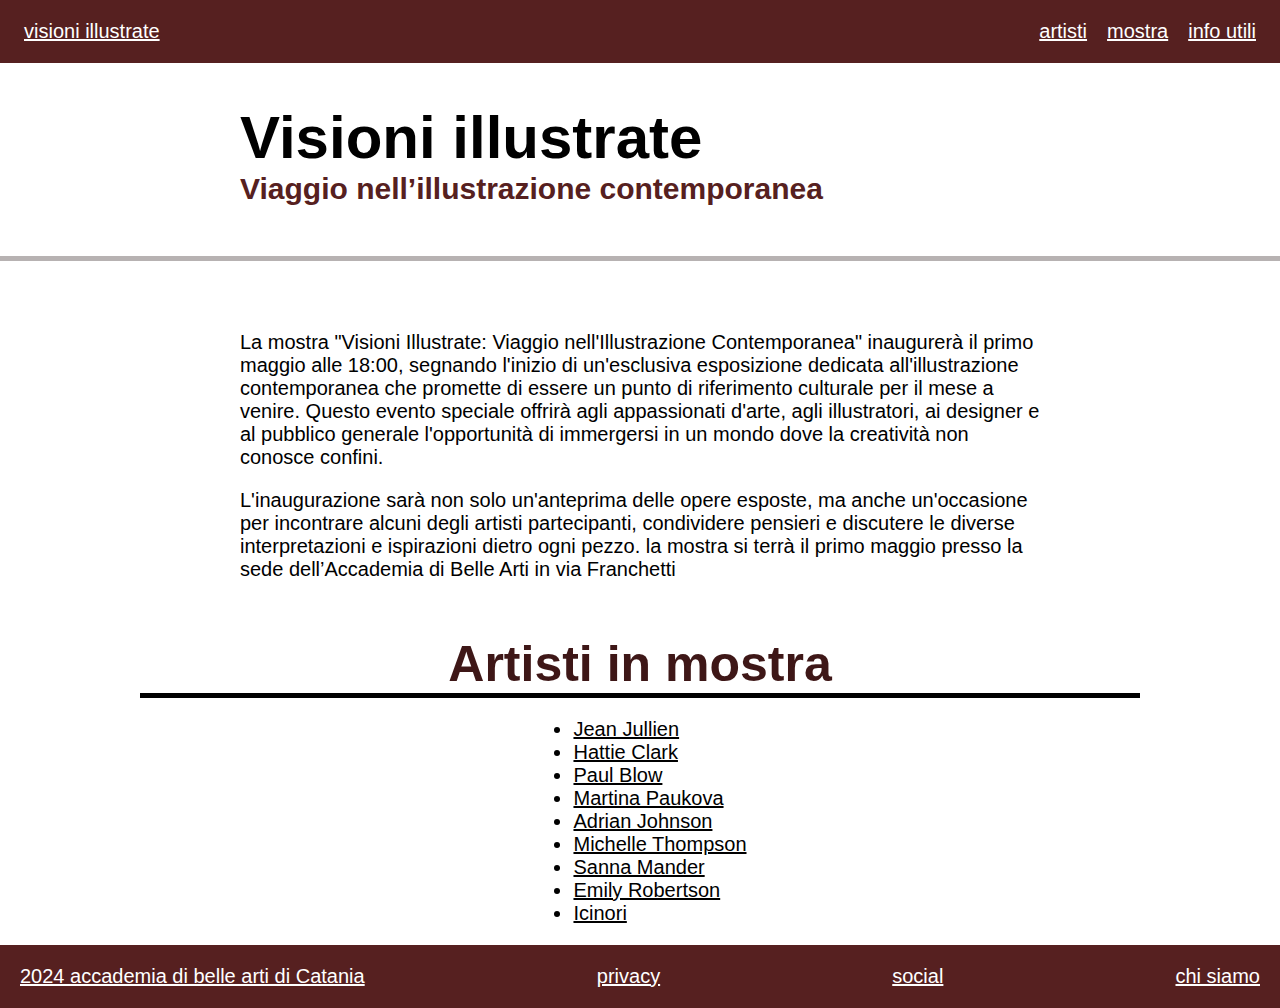
<file: index.html>
<!DOCTYPE html>
<html lang="en">
<head>
    <meta charset="UTF-8">
    <meta name="viewport" content="width=device-width, initial-scale=1.0">
    <title>Document</title>
    <link rel="stylesheet" href="css/style.css">
</head>
<body>
    <header>
        <p><a href="index.html">visioni illustrate</a></p>
        <nav>
            <ul>
                <li><a href="artisti.html">artisti</a></li>
                <li><a href="mostra.html">mostra</a></li>
                <li><a href="informazioni.html">info utili</a></li>
            </ul>
        </nav>
    </header>
    <main class="titoli">
         <section>
           <h1>Visioni illustrate</h1>
           <h2>Viaggio nell’illustrazione contemporanea</h2>
         </section>
    </main>
    <section class="iniziale">
    </section>
    <main class="testo">
        <div class="testo">
            <p>La mostra "Visioni Illustrate: Viaggio nell'Illustrazione Contemporanea"
                 inaugurerà il primo maggio alle 18:00, segnando l'inizio di un'esclusiva
                  esposizione dedicata all'illustrazione contemporanea che promette di essere
                un punto di riferimento culturale per il mese a venire. Questo evento speciale
                offrirà agli appassionati d'arte, agli illustratori, ai designer e al pubblico
                 generale l'opportunità di immergersi in un mondo dove la creatività non conosce confini.</p>
        </div>
    </main>
   
    <main class="testo2">
        <div class="testo2">
            <p>L'inaugurazione sarà non solo un'anteprima delle opere esposte, ma anche un'occasione per 
                incontrare alcuni degli artisti partecipanti, condividere pensieri e discutere le diverse 
                interpretazioni e ispirazioni dietro ogni pezzo. la mostra si terrà il primo maggio presso 
                la sede dell’Accademia di Belle Arti in via Franchetti</p>
        </div>
    </main>
    <section class="titolo2">
        <h1>Artisti in mostra</h1>
      </section>
      <section class="linea2">
    </section>
    <main class="elenco">
        <ul>
            <li> <a href="jean jullien.html">Jean Jullien</li></a>
            <li> <a href="hattie clark.html">Hattie Clark</li></a>
            <li> <a href="paul blow.html">Paul Blow</li></a>
            <li> <a href="martina paukova.html"> Martina Paukova</li></a>
            <li> <a href="adrian johnson.html">Adrian Johnson</li></a>
            <li> <a href="michelle thompson.html"> Michelle Thompson</li></a>
            <li> <a href="sanna.html">Sanna Mander</li></a>
            <li> <a href="emily.html">Emily Robertson</li></a>
            <li> <a href="icinori.html">Icinori</li></a>
        </ul>
    </main>
    <footer>
        <nav>
            <ul>
                <li><a href="">                            2024
                    accademia di belle arti di Catania</a></li>
                <li><a href="">privacy</a></li>
                <li><a href="">social</a></li>
                <li><a href="">chi siamo</a></li>
            </ul>
        </nav>
    </footer>
    
</body>
</html>
</file>
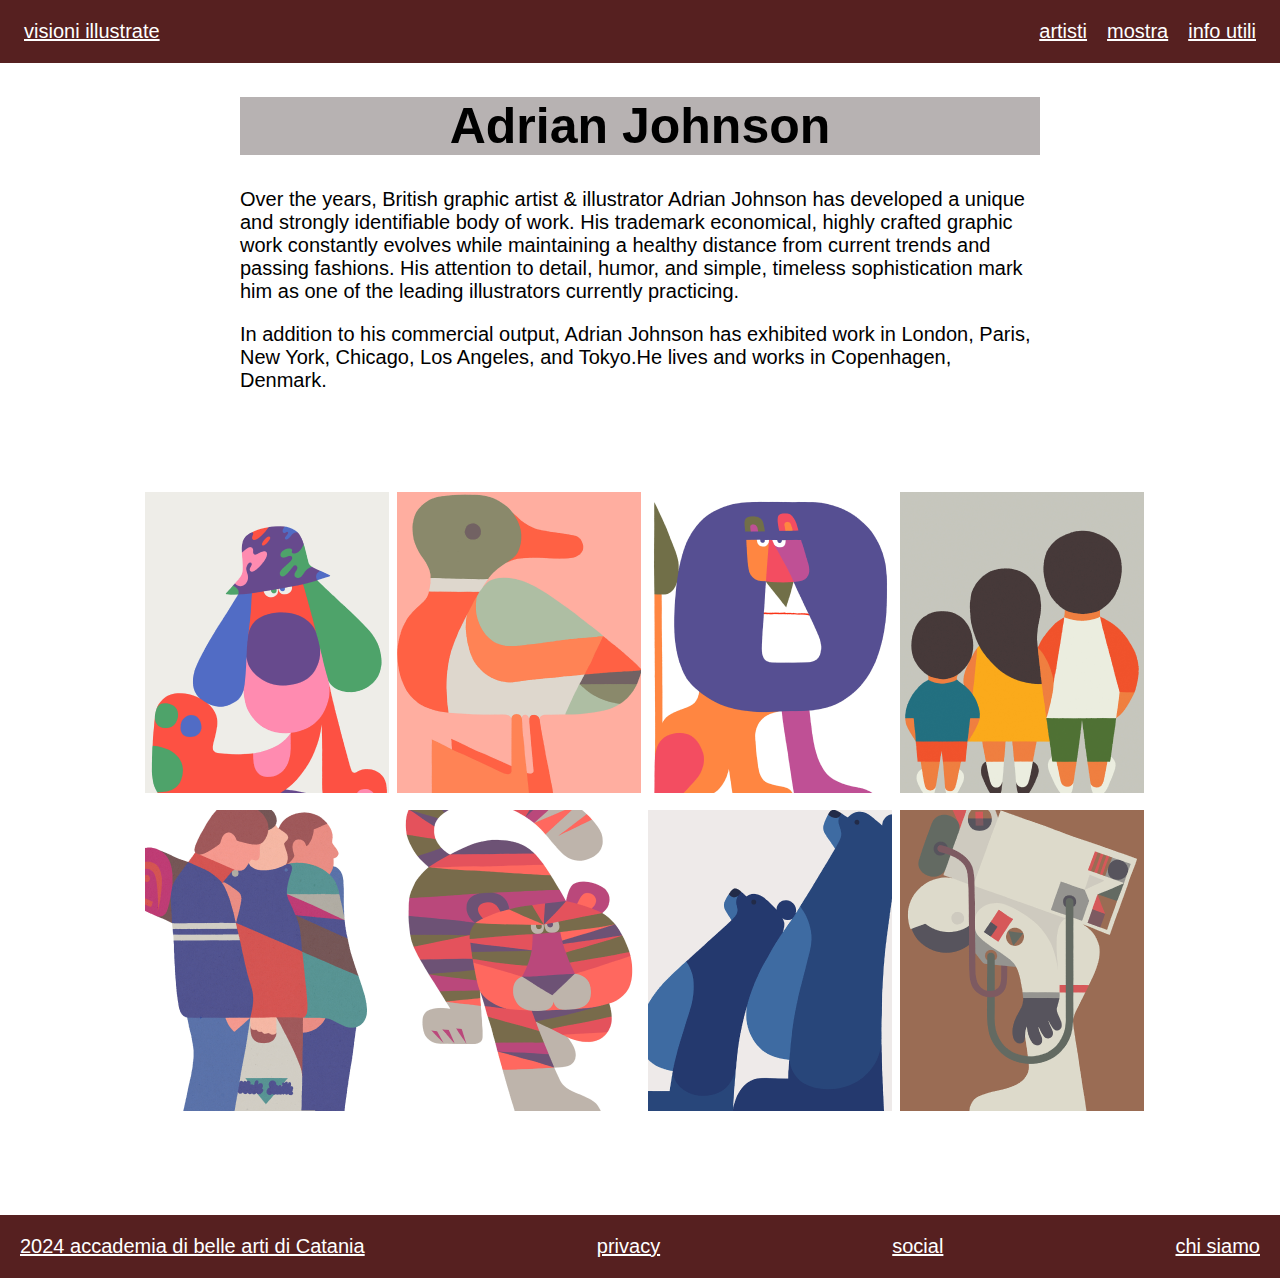
<file: adrian johnson.html>
<!DOCTYPE html>
<html lang="en">
<head>
    <meta charset="UTF-8">
    <meta name="viewport" content="width=device-width, initial-scale=1.0">
    <title>Document</title>
    <link rel="stylesheet" href="css/style.css">
</head>
<body>
    <header>
        <p><a href="index.html">visioni illustrate</a></p>
        <nav>
            <ul>
                <li><a href="artisti.html">artisti</a></li>
                <li><a href="mostra.html">mostra</a></li>
                <li><a href="informazioni.html">info utili</a></li>
            </ul>
        </nav>
    </header>
    <main>
        <section class="adrian">
            <h1>Adrian Johnson</h1>
        </section>
        <section class="testoadrian">
            <p>Over the years, British graphic artist & illustrator Adrian Johnson 
                has developed a unique and strongly identifiable body of work. His 
                trademark economical, highly crafted graphic work constantly evolves 
                while maintaining a healthy distance from current trends and passing fashions.
                 His attention to detail, humor, and simple, timeless sophistication mark him as one of the leading 
                 illustrators currently practicing.</p>
                 <p>In addition to his commercial output, Adrian Johnson has exhibited work in London, Paris, New York, 
                    Chicago, Los Angeles, and Tokyo.He lives and works in Copenhagen, Denmark.</p>

        </section>
        <section class="gruppo1adrian">
        <div class="containerfotoadrian">
            <div class="row">
               <div class="col">
                   <img src="immagini/Adrian 1.png" alt="foto 1 jean">
               </div>
               <div class="col">
                   <img src="immagini/Adrian 2.png" alt="foto 1 jean">
               </div>
               <div class="col">
                   <img src="immagini/Adrian 3.png" alt="foto 1 jean">
               </div>
               <div class="col">
                   <img src="immagini/Adrian 4.png" alt="foto 1 jean">
               </div>
           </div>
        </section>
        <section class="gruppo2adrian">
           <div class="containerfotoadrian2">
               <div class="row">
                  <div class="col">
                      <img src="immagini/Adrian 5.png" alt="foto 1 jean">
                  </div>
                  <div class="col">
                      <img src="immagini/Adrian 6.png" alt="foto 1 jean">
                  </div>
                  <div class="col">
                      <img src="immagini/Adrian 7.png" alt="foto 1 jean">
                  </div>
                  <div class="col">
                      <img src="immagini/Adrian 8.png" alt="foto 1 jean">
                  </div>
              </div>
           </div>
        </section>
    </main>
    <footer class="mostra">
        <nav>
            <ul>
                <li><a href="">                            2024
                    accademia di belle arti di Catania</a></li>
                <li><a href="">privacy</a></li>
                <li><a href="">social</a></li>
                <li><a href="">chi siamo</a></li>
            </ul>
        </nav>
    </footer>
</body>
</html>
</file>
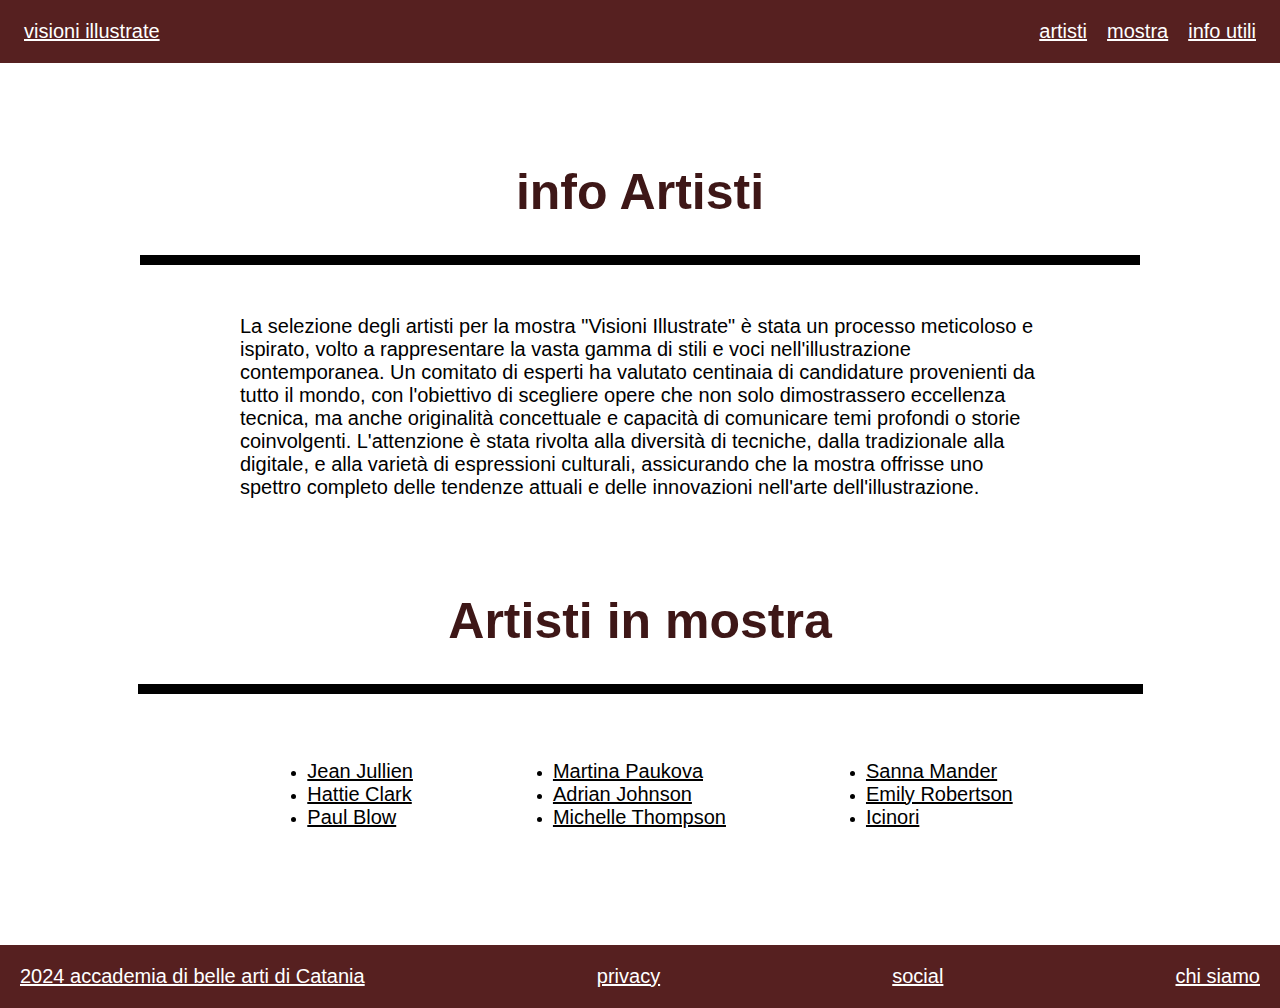
<file: artisti.html>
<!DOCTYPE html>
<html lang="en">
<head>
    <meta charset="UTF-8">
    <meta name="viewport" content="width=device-width, initial-scale=1.0">
    <title>Document</title>
    <link rel="stylesheet" href="css/style.css">
</head>
<body>
    <header>
        <p><a href="index.html">visioni illustrate</a></p>
        <nav>
            <ul>
                <li><a href="artisti.html">artisti</a></li>
                <li><a href="mostra.html">mostra</a></li>
                <li><a href="informazioni.html">info utili</a></li>
            </ul>
        </nav>
    </header>
    <main>
        <section class="infoartisti">
            <h1>info Artisti</h1>
            </section>
            <section class="lineaartisti2">
            </section>
        
        <section class="info-artisti">
        <p>La selezione degli artisti per la mostra "Visioni Illustrate" è stata un processo meticoloso e ispirato,
             volto a rappresentare la vasta gamma di stili e voci nell'illustrazione contemporanea. Un comitato di 
             esperti ha valutato centinaia di candidature provenienti da tutto il mondo, con l'obiettivo di scegliere
              opere che non solo dimostrassero eccellenza tecnica, ma anche originalità concettuale e capacità di comunicare
               temi profondi o storie coinvolgenti. L'attenzione è stata rivolta alla diversità di tecniche, dalla tradizionale 
               alla digitale, e alla varietà di espressioni culturali, assicurando che la mostra offrisse uno spettro completo
                delle tendenze attuali e delle innovazioni nell'arte dell'illustrazione.</p>
        </section>
    
        <section class="titoloartisti">
            <h1>Artisti in mostra</h1>
        </section>
        <section class="lineaartisti">
        </section>
    </main>


<div class="conteiner">
  <div class="column">
  <ul>
  <li><a href="jean jullien.html">Jean Jullien</a></li>
  <li><a href="hattie clark.html">Hattie Clark</a></li>
  <li><a href="paul blow.html">Paul Blow</a></li>
  </div>
  <div class="column">
    <ul>
        <li><a href="martina paukova.html">Martina Paukova</a> </li>
        <li><a href="adrian johnson.html">Adrian Johnson</a> </li>
        <li><a href="michelle thompson.html">Michelle Thompson</a> </li>
    </ul>
  </div>
  <div class="column">
    <ul>
        <li><a href="sanna.html">Sanna Mander</a> </li>
        <li><a href="emily.html">Emily Robertson</a> </li>
        <li><a href="icinori.html">Icinori</a> </li>
    </ul>
  </div>
</div>


</ul>







    <footer class="artisti">
        <nav>
            <ul>
                <li><a href="">                            2024
                    accademia di belle arti di Catania</a></li>
                <li><a href="">privacy</a></li>
                <li><a href="">social</a></li>
                <li><a href="">chi siamo</a></li>
            </ul>
        </nav>
    </footer>

</body>
</html>
</file>
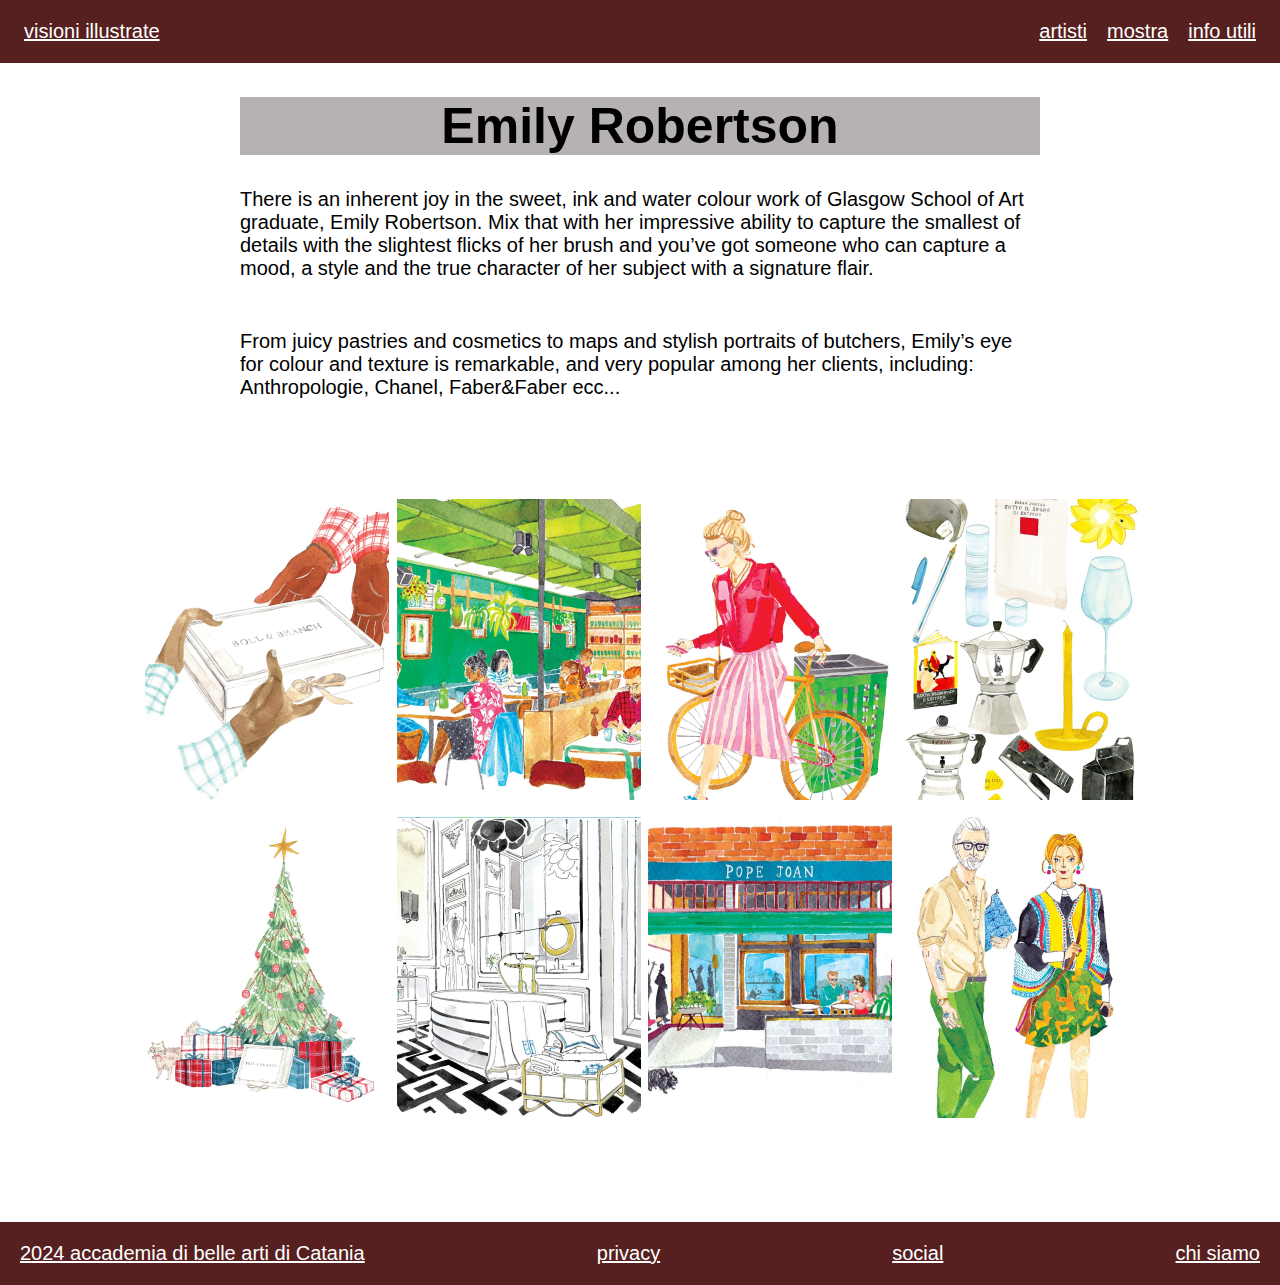
<file: emily.html>
<!DOCTYPE html>
<html lang="en">
<head>
    <meta charset="UTF-8">
    <meta name="viewport" content="width=device-width, initial-scale=1.0">
    <title>Document</title>
    <link rel="stylesheet" href="css/style.css">
</head>
<body>
    <header>
        <p><a href="index.html">visioni illustrate</a></p>
        <nav>
            <ul>
                <li><a href="artisti.html">artisti</a></li>
                <li><a href="mostra.html">mostra</a></li>
                <li><a href="informazioni.html">info utili</a></li>
            </ul>
        </nav>
    </header>
    <main>
        <section class="emily">
            <h1>Emily Robertson</h1>
        </section>
        <section class="testoemily">
            <p>There is an inherent joy in the sweet, ink and water colour work of Glasgow School 
                of Art graduate, Emily Robertson. Mix that with her impressive ability to capture the 
                smallest of details with the slightest flicks of her brush and you’ve got someone who 
                can capture a mood, a style and the true character of her subject with a signature flair.</p>
                <p>From juicy pastries and cosmetics to maps and stylish portraits of butchers, Emily’s eye for
                     colour and texture is remarkable, and very popular among her clients, including: Anthropologie,
                      Chanel, Faber&Faber ecc...</p>
        </section>
        
        <section class="gruppo1emily">
        <div class="containerfotoemily">
            <div class="row">
               <div class="col">
                   <img src="immagini/emily 1.png" alt="foto 1 jean">
               </div>
               <div class="col">
                   <img src="immagini/emily 2.png" alt="foto 1 jean">
               </div>
               <div class="col">
                   <img src="immagini/emily 3.png" alt="foto 1 jean">
               </div>
               <div class="col">
                   <img src="immagini/emily 4.png" alt="foto 1 jean">
               </div>
           </div>
        </section>
               
        <section class="gruppo2emily">
           <div class="containerfotoemily2">
               <div class="row">
                  <div class="col">
                      <img src="immagini/emily 5.png" alt="foto 1 jean">
                  </div>
                  <div class="col">
                      <img src="immagini/emily 6.png" alt="foto 1 jean">
                  </div>
                  <div class="col">
                      <img src="immagini/emily 7.png" alt="foto 1 jean">
                  </div>
                  <div class="col">
                      <img src="immagini/emily 8.png" alt="foto 1 jean">
                  </div>
              </div>
           </div>
        </section>

    </main>
    <footer class="mostra">
        <nav>
            <ul>
                <li><a href="">                            2024
                    accademia di belle arti di Catania</a></li>
                <li><a href="">privacy</a></li>
                <li><a href="">social</a></li>
                <li><a href="">chi siamo</a></li>
            </ul>
        </nav>
    </footer>
</body>
</html>
</file>
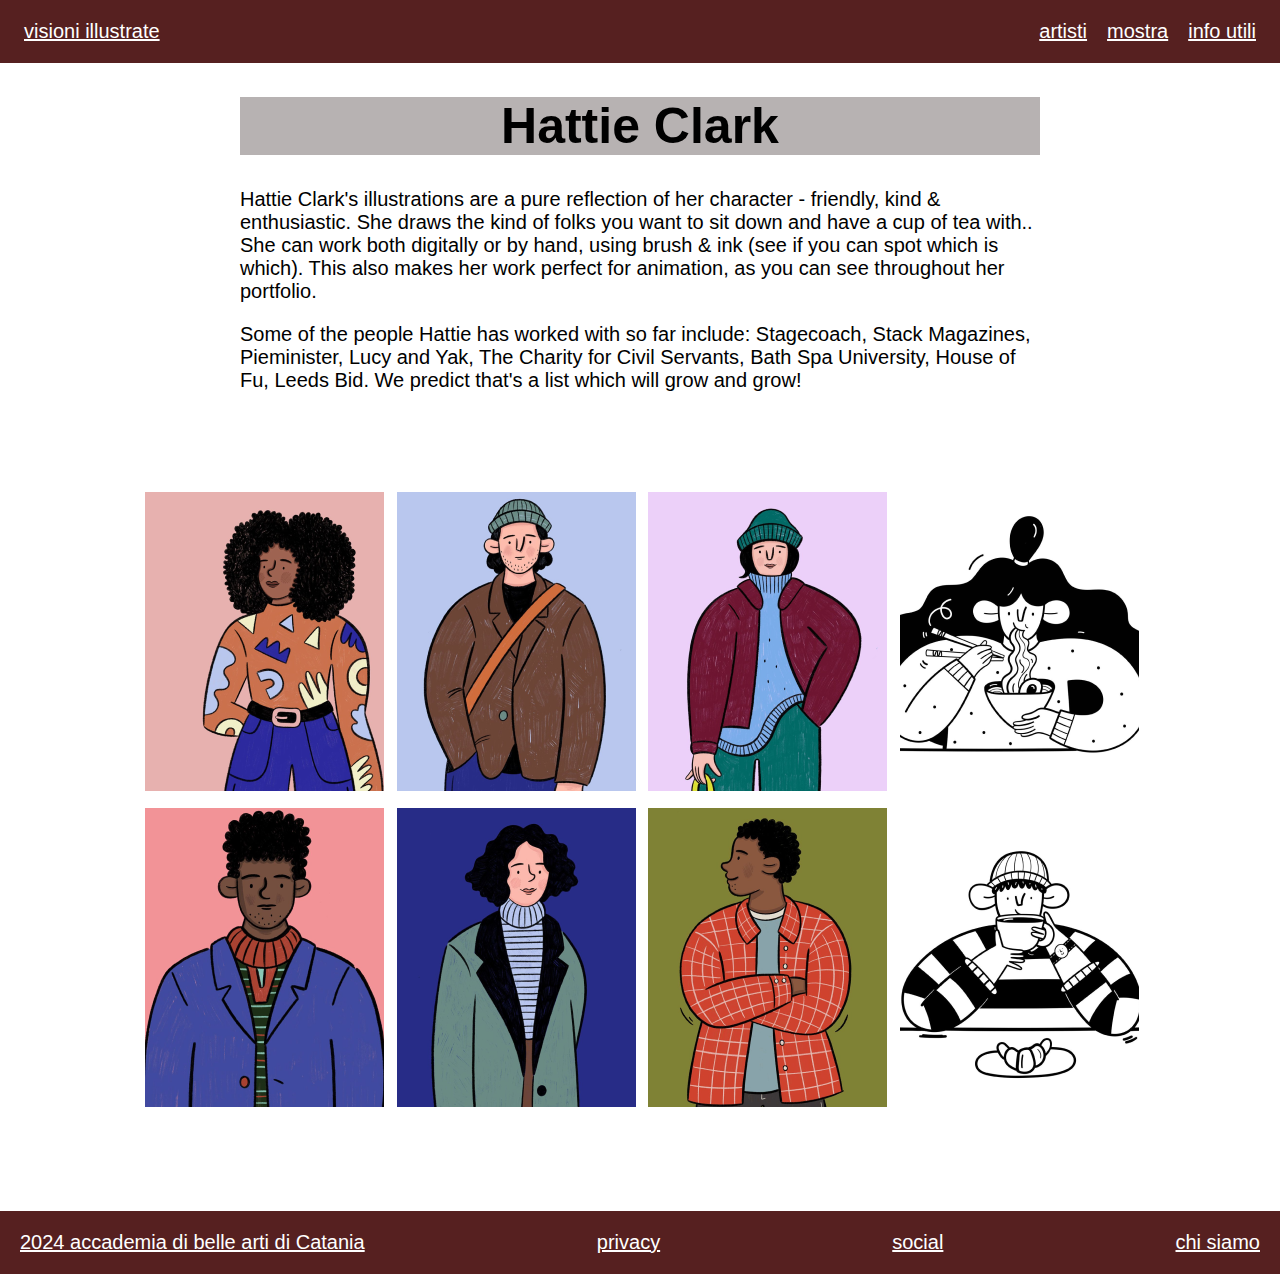
<file: hattie clark.html>
<!DOCTYPE html>
<html lang="en">
<head>
    <meta charset="UTF-8">
    <meta name="viewport" content="width=device-width, initial-scale=1.0">
    <title>Document</title>
    <link rel="stylesheet" href="css/style.css">
</head>
<body>
    <header>
        <p><a href="index.html">visioni illustrate</a></p>
        <nav>
            <ul>
                <li><a href="artisti.html">artisti</a></li>
                <li><a href="mostra.html">mostra</a></li>
                <li><a href="informazioni.html">info utili</a></li>
            </ul>
        </nav>
    </header>
    <main>
        <section class="hattie">
          <h1>Hattie Clark</h1>
        </section>
   <section class="testohattie">
   <p>Hattie Clark's illustrations are a pure reflection of her character - friendly, kind & enthusiastic. 
    She draws the kind of folks you want to sit down and have a cup of tea with.. She can work both digitally 
    or by hand, using brush & ink (see if you can spot which is which). This also makes her work perfect for animation,
     as you can see throughout her portfolio.</p>
     <p>Some of the people Hattie has worked with so far include: Stagecoach, Stack Magazines, Pieminister, Lucy and Yak,
         The Charity for Civil Servants, Bath Spa University, House of Fu, Leeds Bid. We predict that's a list which will 
         grow and grow!</p>
   </section>
<section class="gruppo1hattie">
   <div class="containerfotohattie">
    <div class="row">
       <div class="col">
           <img src="immagini/foto1jean.png" alt="foto 1 jean">
       </div>
       <div class="col">
           <img src="immagini/foto 2 jean.png" alt="foto 1 jean">
       </div>
       <div class="col">
           <img src="immagini/foto 3 jean.png" alt="foto 1 jean">
       </div>
       <div class="col">
           <img src="immagini/foto 4 jean.png" alt="foto 1 jean">
       </div>
   </div>
</section>
       
<section class="gruppo2hattie">
   <div class="containerfotohattie2">
       <div class="row">
          <div class="col">
              <img src="immagini/foto 5 jean.png" alt="foto 1 jean">
          </div>
          <div class="col">
              <img src="immagini/foto 6 jean.png" alt="foto 1 jean">
          </div>
          <div class="col">
              <img src="immagini/foto 7 jean.png" alt="foto 1 jean">
          </div>
          <div class="col">
              <img src="immagini/foto 8 jean.png" alt="foto 1 jean">
          </div>
      </div>
   </div>
</section>
    </main>
    <footer class="mostra">
        <nav>
            <ul>
                <li><a href="">                            2024
                    accademia di belle arti di Catania</a></li>
                <li><a href="">privacy</a></li>
                <li><a href="">social</a></li>
                <li><a href="">chi siamo</a></li>
            </ul>
        </nav>
    </footer>
</body>
</html>
</file>
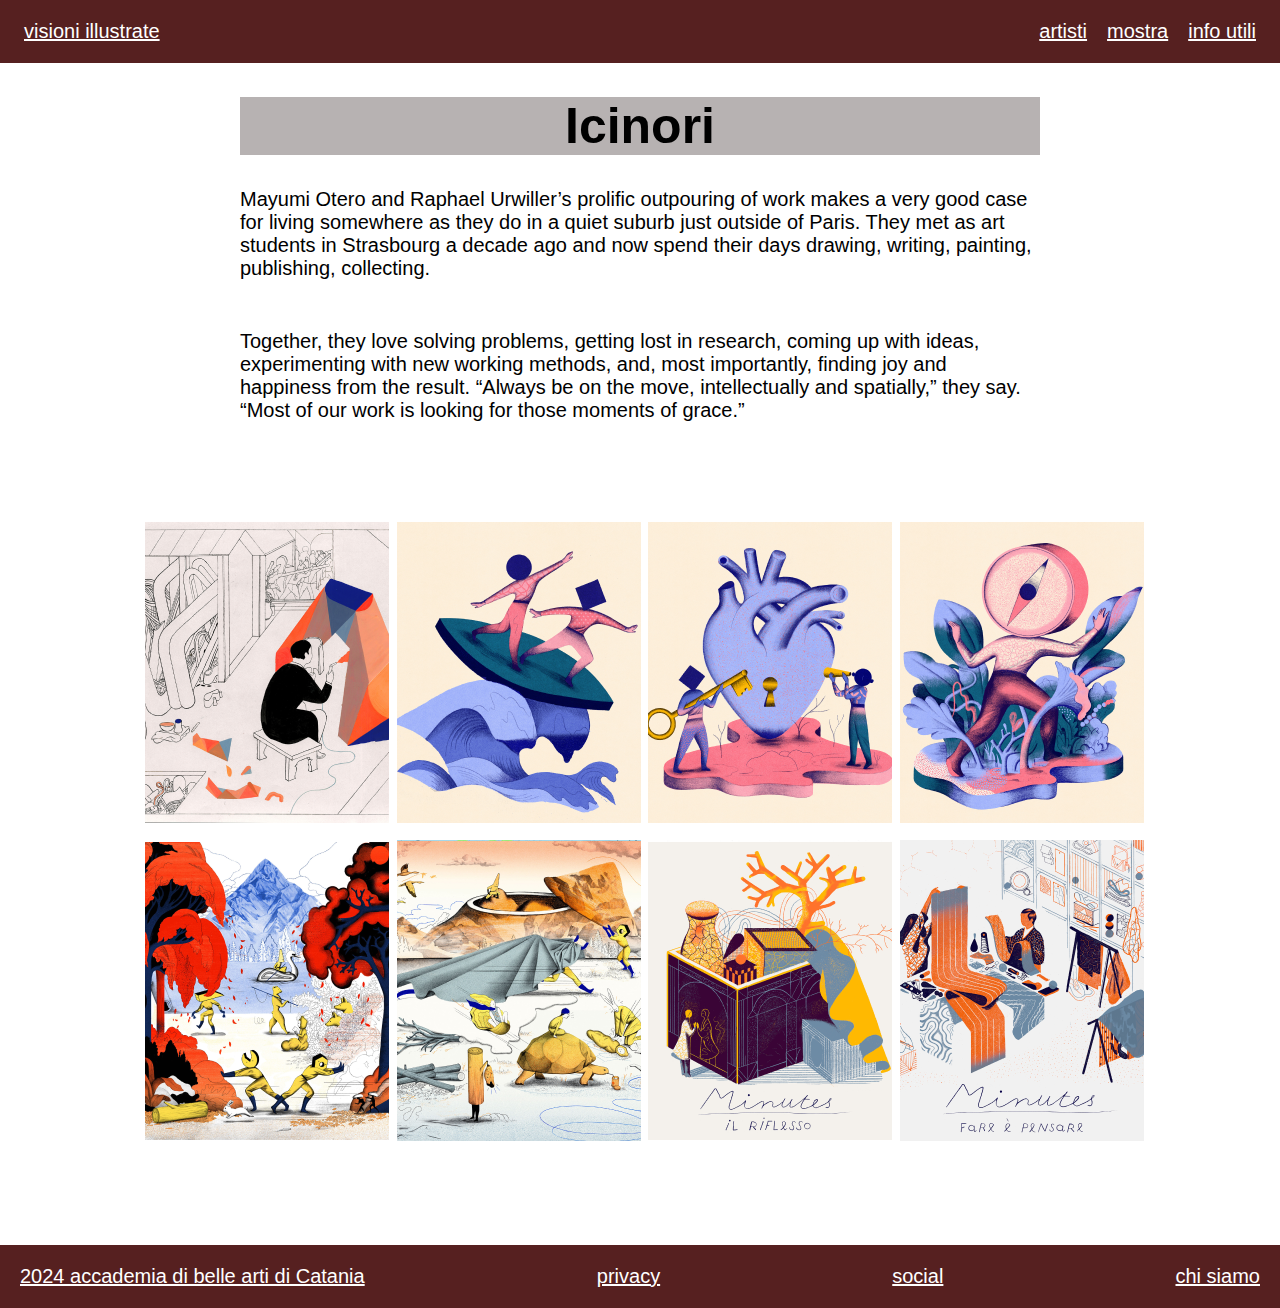
<file: icinori.html>
<!DOCTYPE html>
<html lang="en">
<head>
    <meta charset="UTF-8">
    <meta name="viewport" content="width=device-width, initial-scale=1.0">
    <title>Document</title>
    <link rel="stylesheet" href="css/style.css">
</head>
<body>
    <header>
        <p><a href="index.html">visioni illustrate</a></p>
        <nav>
            <ul>
                <li><a href="artisti.html">artisti</a></li>
                <li><a href="mostra.html">mostra</a></li>
                <li><a href="informazioni.html">info utili</a></li>
            </ul>
        </nav>
    </header>
    <main>
        <section class="icinori">
            <h1>Icinori</h1>
        </section>
        <section class="testoicinori">
            <p>Mayumi Otero and Raphael Urwiller’s prolific outpouring of work makes a very good 
                case for living somewhere as they do in a quiet suburb just outside of Paris. They
                 met as art students in Strasbourg a decade ago and now spend their days drawing, writing, 
                 painting, publishing, collecting.</p>
                 <p>Together, they love solving problems, getting lost in research, coming up with ideas,
                     experimenting with new working methods, and, most importantly, finding joy and happiness 
                     from the result. “Always be on the move, intellectually and spatially,” they say. “Most
                      of our work is looking for those moments of grace.”</p>
        </section>
        
     <section class="gruppo1">
        <div class="containerfotoicinori">
            <div class="row">
               <div class="col">
                   <img src="immagini/icinori 1.png" alt="foto 1 jean">
               </div>
               <div class="col">
                   <img src="immagini/icinori 2.png" alt="foto 1 jean">
               </div>
               <div class="col">
                   <img src="immagini/icinori 3.png" alt="foto 1 jean">
               </div>
               <div class="col">
                   <img src="immagini/icinori 4.png" alt="foto 1 jean">
               </div>
           </div>
     </section>
               
        <section class="gruppo2">

           <div class="containerfotoicinori2">
               <div class="row">
                  <div class="col">
                      <img src="immagini/icinori 5.png" alt="foto 1 jean">
                  </div>
                  <div class="col">
                      <img src="immagini/icinori 6.png" alt="foto 1 jean">
                  </div>
                  <div class="col">
                      <img src="immagini/icinori 7.png" alt="foto 1 jean">
                  </div>
                  <div class="col">
                      <img src="immagini/icinori 8.png" alt="foto 1 jean">
                  </div>
              </div>
           </div>
        </section>
    </main>
    <footer class="mostra">
        <nav>
            <ul>
                <li><a href="">                            2024
                    accademia di belle arti di Catania</a></li>
                <li><a href="">privacy</a></li>
                <li><a href="">social</a></li>
                <li><a href="">chi siamo</a></li>
            </ul>
        </nav>
    </footer>
</body>
</html>
</file>
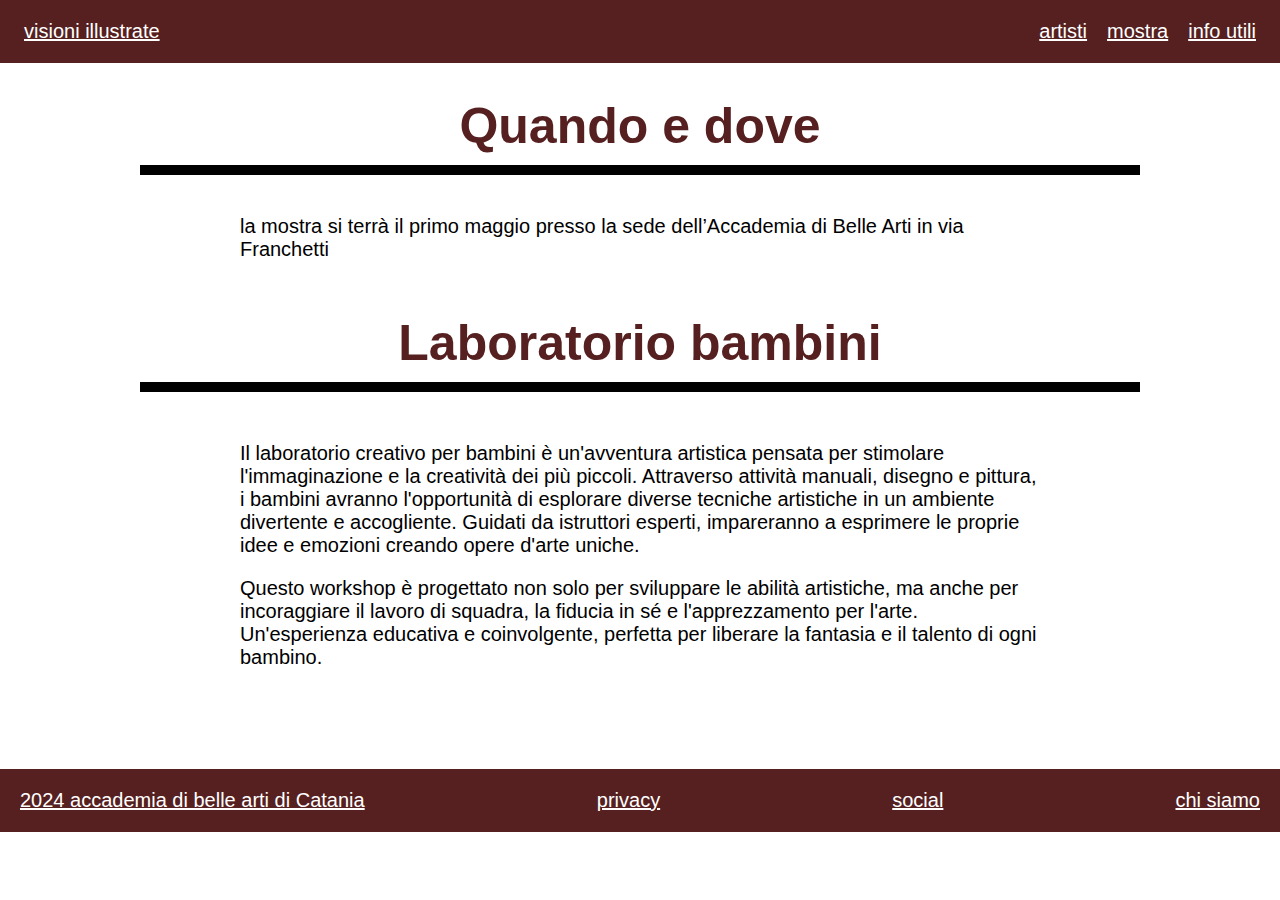
<file: informazioni.html>
<!DOCTYPE html>
<html lang="en">
<head>
    <meta charset="UTF-8">
    <meta name="viewport" content="width=device-width, initial-scale=1.0">
    <title>Document</title>
    <link rel="stylesheet" href="css/style.css">
</head>
<body>
    <header>
        <p><a href="index.html">visioni illustrate</a></p>
        <nav>
            <ul>
                <li><a href="artisti.html">artisti</a></li>
                <li><a href="mostra.html">mostra</a></li>
                <li><a href="informazioni.html">info utili</a></li>
            </ul>
        </nav>
    </header>
    <main>
        <section class="info-utili">
        <h1>Quando e dove</h1>
        </section>
        <section class="lineainfo">
        </section>
        <section class="testoinfo">
         <p>la mostra si terrà il primo maggio presso la sede dell’Accademia di Belle Arti in via Franchetti</p>
        </section>
        <section class="titoloinfo">
            <h1>Laboratorio bambini</h1>
           </section>
        <section class="lineainfo2">
        </section>
        <section class="infotesto">
            <p>Il laboratorio creativo per bambini è un'avventura artistica pensata per stimolare l'immaginazione 
                e la creatività dei più piccoli. Attraverso attività manuali, disegno e pittura, i bambini avranno 
                l'opportunità di esplorare diverse tecniche artistiche in un ambiente divertente e accogliente. 
                Guidati da istruttori esperti, impareranno a esprimere le proprie idee e emozioni creando opere d'arte uniche.</p>

                <p>Questo workshop è progettato non solo per sviluppare le abilità artistiche, ma anche per incoraggiare il lavoro di
                    squadra, la fiducia in sé e l'apprezzamento per l'arte. Un'esperienza educativa e coinvolgente, perfetta per liberare
                     la fantasia e il talento di ogni bambino.</p>
           </section>
           
    </main>
    <footer class="info">
        <nav>
            <ul>
                <li><a href="">                            2024
                    accademia di belle arti di Catania</a></li>
                <li><a href="">privacy</a></li>
                <li><a href="">social</a></li>
                <li><a href="">chi siamo</a></li>
            </ul>
        </nav>
    </footer>
    
</body>
</html>
</file>
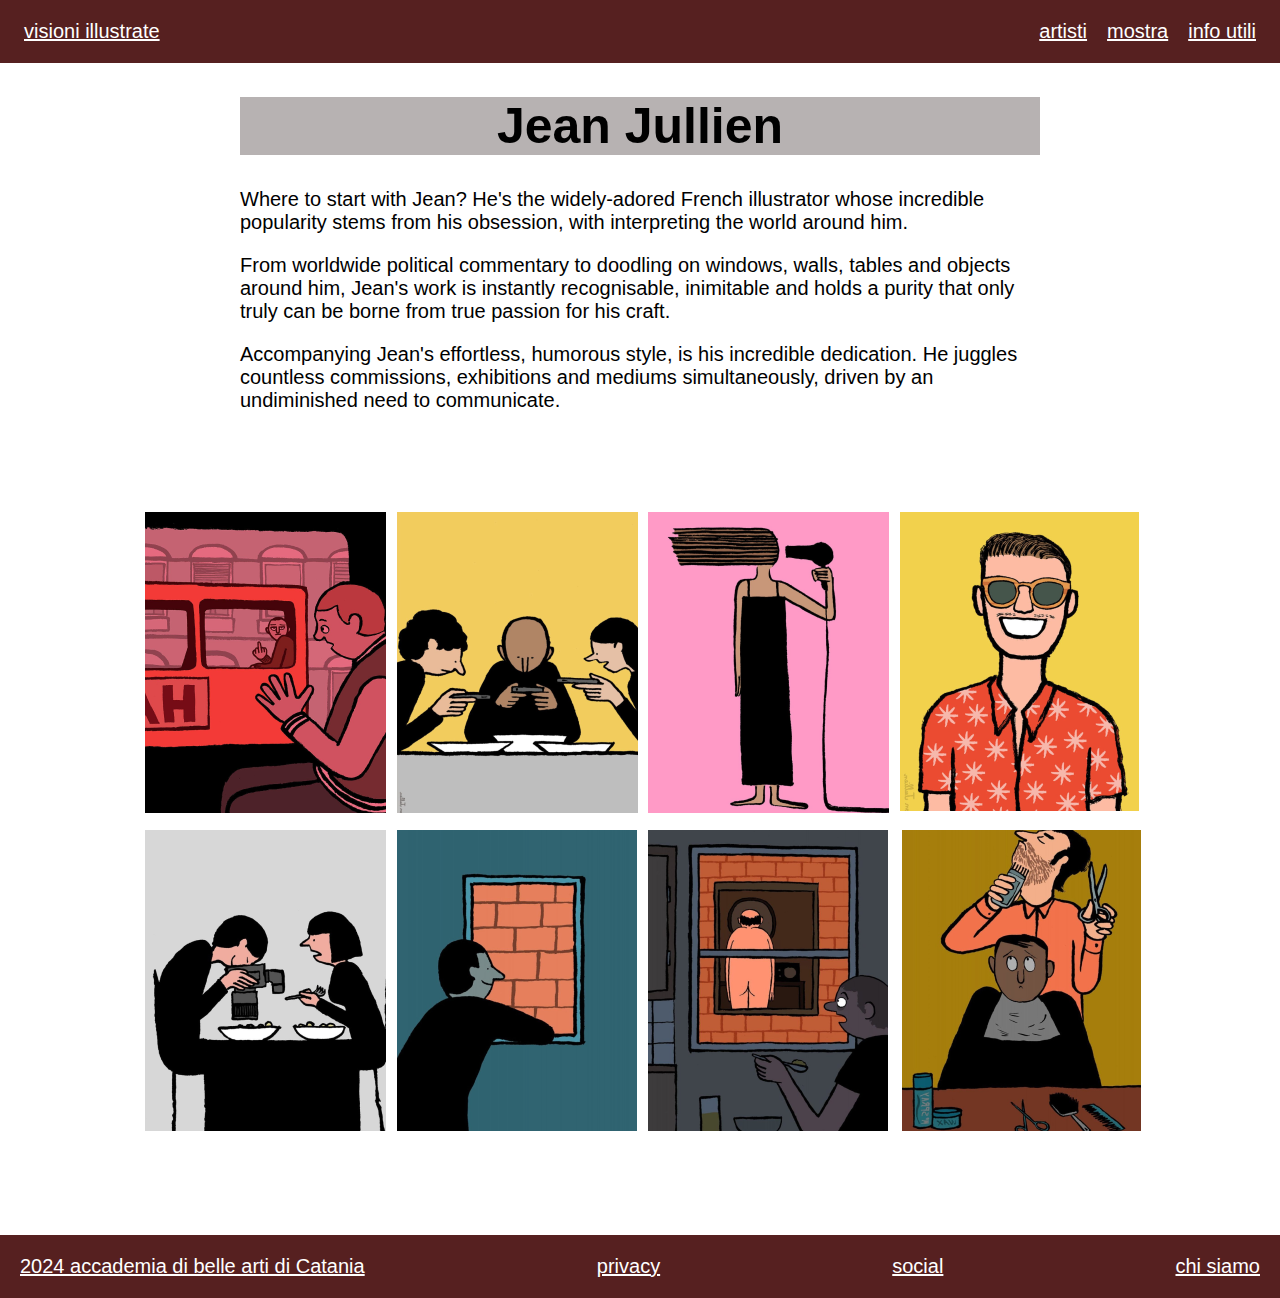
<file: jean jullien.html>
<!DOCTYPE html>
<html lang="en">
<head>
    <meta charset="UTF-8">
    <meta name="viewport" content="width=device-width, initial-scale=1.0">
    <title>Document</title>
    <link rel="stylesheet" href="css/style.css">
</head>
<body>
    <header>
        <p><a href="index.html">visioni illustrate</a></p>
        <nav>
            <ul>
                <li><a href="artisti.html">artisti</a></li>
                <li><a href="mostra.html">mostra</a></li>
                <li><a href="informazioni.html">info utili</a></li>
            </ul>
        </nav>
    </header>
    
    <main>
        <section class="jean">
            <h1>Jean Jullien</h1>
        </section>
            <section class="testojean">
              <p>Where to start with Jean? He's the widely-adored French illustrator whose
                 incredible popularity stems from his obsession, with interpreting the world around him.</p>
                 <p>From worldwide political commentary to doodling on windows, walls, tables and objects around him,
                     Jean's work is instantly recognisable, inimitable and holds a purity that only truly can be borne
                      from true passion for his craft.</p>
                      <p>Accompanying Jean's effortless, humorous style, is his incredible dedication. He juggles countless 
                        commissions, exhibitions and mediums simultaneously, driven by an undiminished need to communicate.</p>
            </section>
            <section class="gruppo1jean">
            <div class="containerfotojean">
                <div class="row">
                   <div class="col">
                       <img src="immagini/Jean 1.png" alt="foto 1 jean">
                   </div>
                   <div class="col">
                       <img src="immagini/Jean 2.png" alt="foto 1 jean">
                   </div>
                   <div class="col">
                       <img src="immagini/Jean 3.png" alt="foto 1 jean">
                   </div>
                   <div class="col">
                       <img src="immagini/Jean 4.png" alt="foto 1 jean">
                   </div>
               </div>
            </section>
                   
            <section class="gruppo2jean">
               <div class="containerfotojean2">
                   <div class="row">
                      <div class="col">
                          <img src="immagini/Jean 5.png" alt="foto 1 jean">
                      </div>
                      <div class="col">
                          <img src="immagini/Jean 6.png" alt="foto 1 jean">
                      </div>
                      <div class="col">
                          <img src="immagini/Jean 7.png" alt="foto 1 jean">
                      </div>
                      <div class="col">
                          <img src="immagini/Jean 8.png" alt="foto 1 jean">
                      </div>
                  </div>
               </div>
            </section>



    </main>
    <footer class="mostra">
        <nav>
            <ul>
                <li><a href="">                            2024
                    accademia di belle arti di Catania</a></li>
                <li><a href="">privacy</a></li>
                <li><a href="">social</a></li>
                <li><a href="">chi siamo</a></li>
            </ul>
        </nav>
    </footer>
</body>
</html>
</file>
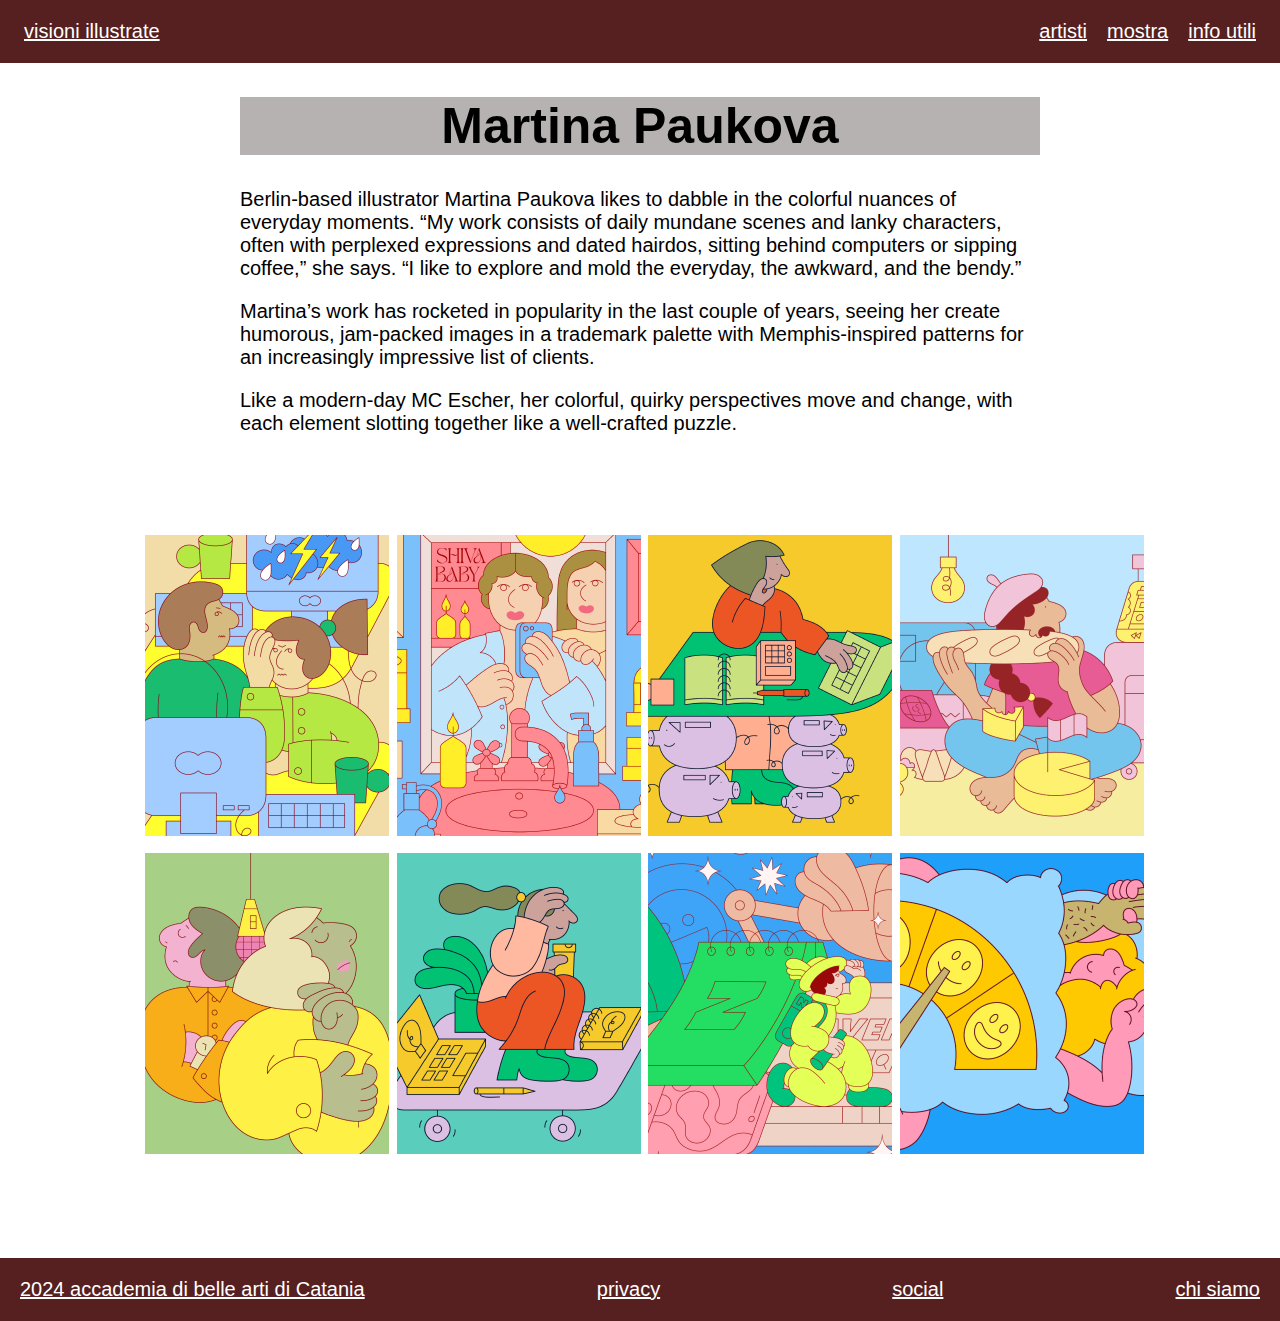
<file: martina paukova.html>
<!DOCTYPE html>
<html lang="en">
<head>
    <meta charset="UTF-8">
    <meta name="viewport" content="width=device-width, initial-scale=1.0">
    <title>Document</title>
    <link rel="stylesheet" href="css/style.css">
</head>
<body>
    <header>
        <p><a href="index.html">visioni illustrate</a></p>
        <nav>
            <ul>
                <li><a href="artisti.html">artisti</a></li>
                <li><a href="mostra.html">mostra</a></li>
                <li><a href="informazioni.html">info utili</a></li>
            </ul>
        </nav>
    </header>
    <main>
        <section class="martina">
            <h1>Martina Paukova</h1>
        </section>
        <section class="testomartina">
            <p>Berlin-based illustrator Martina Paukova likes to dabble in the colorful nuances of
                 everyday moments. “My work consists of daily mundane scenes and lanky characters,
                  often with perplexed expressions and dated hairdos, sitting behind computers or
                   sipping coffee,” she says. “I like to explore and mold the everyday, the awkward, and the bendy.”</p>
                   <p>Martina’s work has rocketed in popularity in the last couple of years, seeing her create humorous,
                     jam-packed images in a trademark palette with Memphis-inspired patterns for an increasingly impressive
                      list of clients.</p>
                      <p> Like a modern-day MC Escher, her colorful, quirky perspectives move and change, with each element 
                        slotting together like a well-crafted puzzle.</p>

        </section>

        <section class="gruppo1martina">
        <div class="containerfotomartina">
            <div class="row">
               <div class="col">
                   <img src="immagini/martina 1.png" alt="foto 1 jean">
               </div>
               <div class="col">
                   <img src="immagini/martina 2.png" alt="foto 1 jean">
               </div>
               <div class="col">
                   <img src="immagini/martina 3.png" alt="foto 1 jean">
               </div>
               <div class="col">
                   <img src="immagini/martina 4.png" alt="foto 1 jean">
               </div>
           </div>
        </section>     
        <section class="gruppo2martina">
           <div class="containerfotomartina2">
               <div class="row">
                  <div class="col">
                      <img src="immagini/martina 5.png" alt="foto 1 jean">
                  </div>
                  <div class="col">
                      <img src="immagini/martina 6.png" alt="foto 1 jean">
                  </div>
                  <div class="col">
                      <img src="immagini/martina 7.png" alt="foto 1 jean">
                  </div>
                  <div class="col">
                      <img src="immagini/martina 8.png" alt="foto 1 jean">
                  </div>
              </div>
           </div>
        </section>
    </main>
    <footer class="mostra">
        <nav>
            <ul>
                <li><a href="">                            2024
                    accademia di belle arti di Catania</a></li>
                <li><a href="">privacy</a></li>
                <li><a href="">social</a></li>
                <li><a href="">chi siamo</a></li>
            </ul>
        </nav>
    </footer>
</body>
</html>
</file>
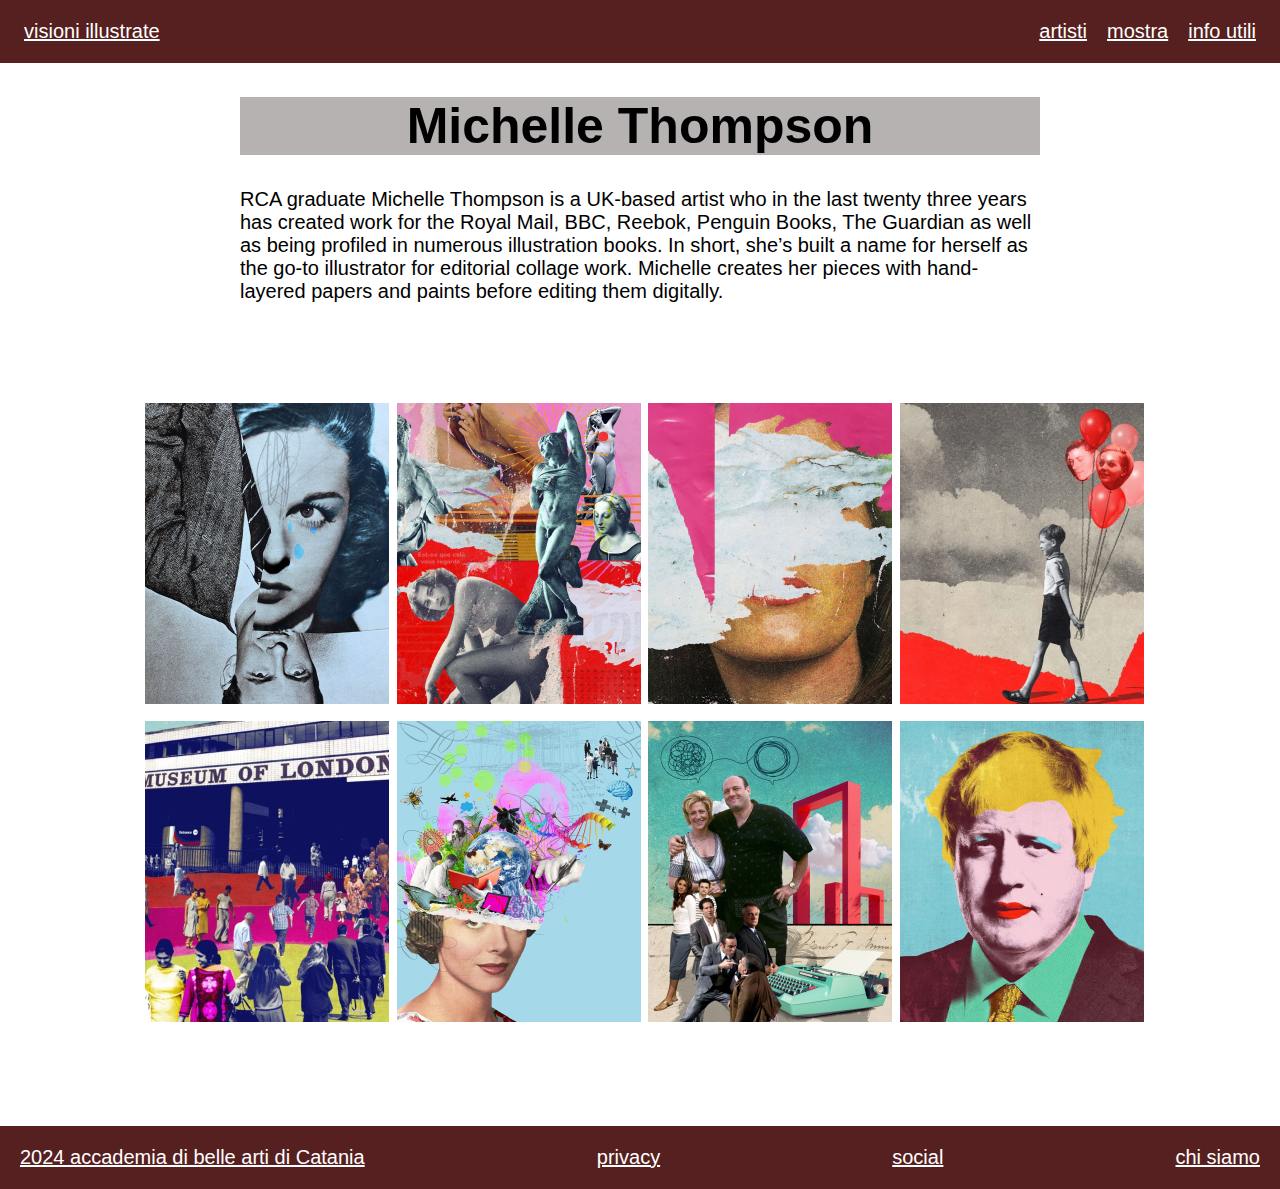
<file: michelle thompson.html>
<!DOCTYPE html>
<html lang="en">
<head>
    <meta charset="UTF-8">
    <meta name="viewport" content="width=device-width, initial-scale=1.0">
    <title>Document</title>
    <link rel="stylesheet" href="css/style.css">
</head>
<body>
    <header>
        <p><a href="index.html">visioni illustrate</a></p>
        <nav>
            <ul>
                <li><a href="artisti.html">artisti</a></li>
                <li><a href="mostra.html">mostra</a></li>
                <li><a href="informazioni.html">info utili</a></li>
            </ul>
        </nav>
    </header>
    <main>
        <section class="michelle">
            <h1>Michelle Thompson</h1>
        </section>
        <section class="testomichelle">
            <p>RCA graduate Michelle Thompson is a UK-based artist who in the last 
                twenty three years has created work for the Royal Mail, BBC, Reebok, 
                Penguin Books, The Guardian as well as being profiled in numerous illustration books.
                 In short, she’s built a name for herself as the go-to illustrator for editorial collage work.
                  Michelle creates her pieces with hand-layered papers and paints before editing them digitally. </p>

        </section>
<section class="gruppo1michelle">
        <div class="containerfotomichelle">
            <div class="row">
               <div class="col">
                   <img src="immagini/michelle 1.png" alt="foto 1 jean">
               </div>
               <div class="col">
                   <img src="immagini/michelle 2.png" alt="foto 1 jean">
               </div>
               <div class="col">
                   <img src="immagini/michelle 3.png" alt="foto 1 jean">
               </div>
               <div class="col">
                   <img src="immagini/michelle 4.png" alt="foto 1 jean">
               </div>
           </div>
 </section>
        <section class="gruppo2michelle">
        
           <div class="containerfotomichelle2">
               <div class="row">
                  <div class="col">
                      <img src="immagini/michelle 5.png" alt="foto 1 jean">
                  </div>
                  <div class="col">
                      <img src="immagini/michelle 6.png" alt="foto 1 jean">
                  </div>
                  <div class="col">
                      <img src="immagini/michelle 7.png" alt="foto 1 jean">
                  </div>
                  <div class="col">
                      <img src="immagini/michelle 8.png" alt="foto 1 jean">
                  </div>
              </div>
           </div>
        </section>
    </main>
    <footer class="mostra">
        <nav>
            <ul>
                <li><a href="">                            2024
                    accademia di belle arti di Catania</a></li>
                <li><a href="">privacy</a></li>
                <li><a href="">social</a></li>
                <li><a href="">chi siamo</a></li>
            </ul>
        </nav>
    </footer>
</body>
</html>
</file>
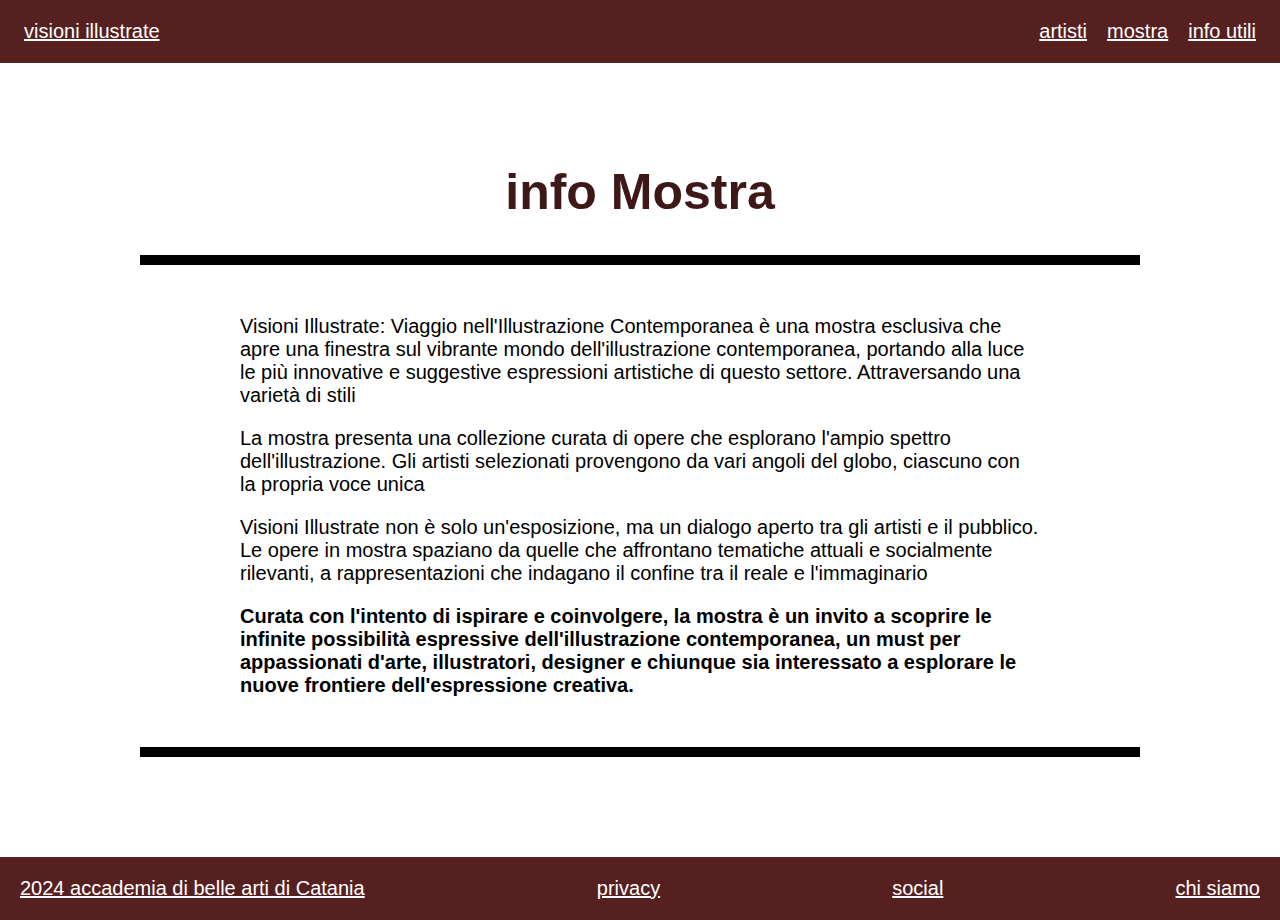
<file: mostra.html>
<!DOCTYPE html>
<html lang="en">
<head>
    <meta charset="UTF-8">
    <meta name="viewport" content="width=device-width, initial-scale=1.0">
    <title>Document</title>
    <link rel="stylesheet" href="css/style.css">
</head>
<body>
    <header>
        <p><a href="index.html">visioni illustrate</a></p>
        <nav>
            <ul>
                <li><a href="artisti.html">artisti</a></li>
                <li><a href="mostra.html">mostra</a></li>
                <li><a href="informazioni.html">info utili</a></li>
            </ul>
        </nav>
    </header>
    <main>
        <section class="info-mostra">
        <h1>info Mostra</h1>
        </section>
        <section class="lineamostra">
        </section>
        <section class="testomostra">
            <p>Visioni Illustrate: Viaggio nell'Illustrazione Contemporanea è una mostra esclusiva 
                che apre una finestra sul vibrante mondo dell'illustrazione contemporanea, portando
                 alla luce le più innovative e suggestive espressioni artistiche di questo settore.
                  Attraversando una varietà di stili</p>
            <p>La mostra presenta una collezione curata di opere che esplorano l'ampio spettro dell'illustrazione.
                 Gli artisti selezionati provengono da vari angoli del globo, ciascuno con la propria voce unica</p>
            <p>Visioni Illustrate non è solo un'esposizione, ma un dialogo aperto tra gli artisti e il pubblico. 
                 Le opere in mostra spaziano da quelle che affrontano tematiche attuali e socialmente rilevanti,
                  a rappresentazioni che indagano il confine tra il reale e l'immaginario</p>
            <h1>Curata con l'intento di ispirare e coinvolgere, la mostra è un invito a scoprire le infinite possibilità
                 espressive dell'illustrazione contemporanea, un must per appassionati d'arte, illustratori, designer e chiunque
                  sia interessato a esplorare le nuove frontiere dell'espressione creativa.</h1>

        </section>
        <section class="lineamostra2">
        </section>
    </main>
    <footer class="mostra">
        <nav>
            <ul>
                <li><a href="">                            2024
                    accademia di belle arti di Catania</a></li>
                <li><a href="">privacy</a></li>
                <li><a href="">social</a></li>
                <li><a href="">chi siamo</a></li>
            </ul>
        </nav>
    </footer>
</body>
</html>
</file>
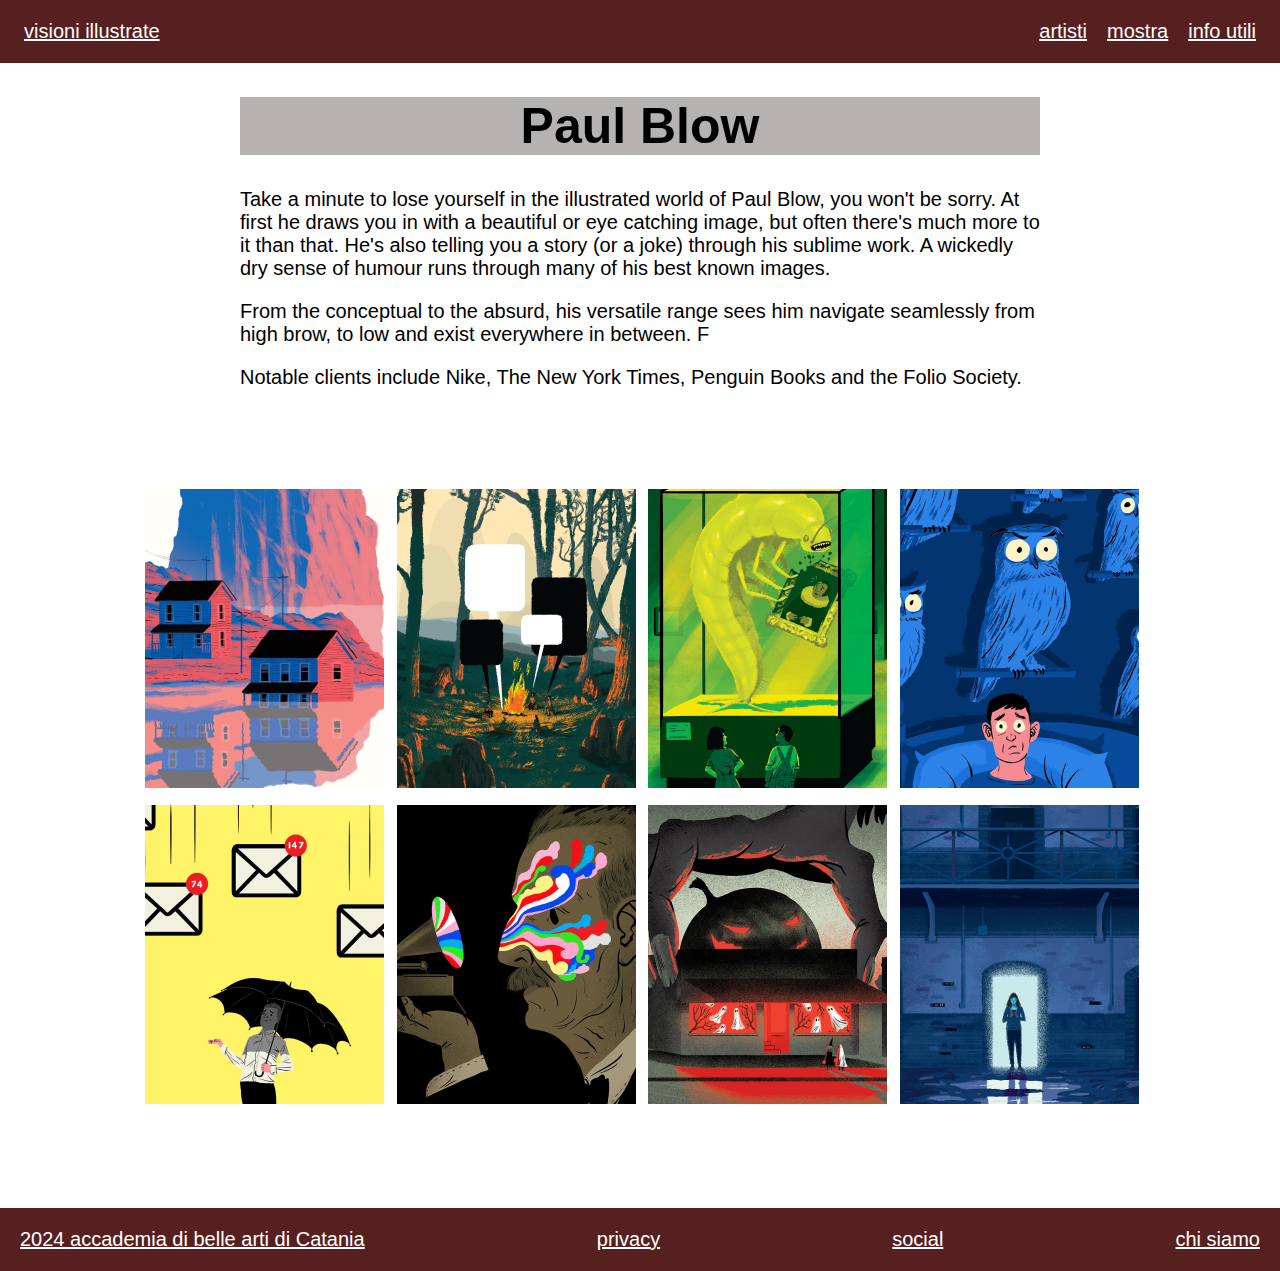
<file: paul blow.html>
<!DOCTYPE html>
<html lang="en">
<head>
    <meta charset="UTF-8">
    <meta name="viewport" content="width=device-width, initial-scale=1.0">
    <title>Document</title>
    <link rel="stylesheet" href="css/style.css">
</head>
<body>
    <header>
        <p><a href="index.html">visioni illustrate</a></p>
        <nav>
            <ul>
                <li><a href="artisti.html">artisti</a></li>
                <li><a href="mostra.html">mostra</a></li>
                <li><a href="informazioni.html">info utili</a></li>
            </ul>
        </nav>
    </header>
    <main>
        <section class="paul">
            <h1>Paul Blow</h1>
        </section>
<section class="testopaul">
    <p>Take a minute to lose yourself in the illustrated world of Paul Blow, 
        you won't be sorry. At first he draws you in with a beautiful or eye catching image,
         but often there's much more to it than that. He's also telling you a story (or a joke) 
         through his sublime work. A wickedly dry sense of humour runs through many of his best 
         known images.</p>
         <p>From the conceptual to the absurd, his versatile range sees him navigate seamlessly
             from high brow, to low and exist everywhere in between. F</p>
             <p>Notable clients include Nike, The New York Times, Penguin Books and the Folio Society.</p>
</section>
<section class="gruppo1paul">
<div class="containerfotopaul">
    <div class="row">
       <div class="col">
           <img src="immagini/paul 1.png" alt="foto 1 jean">
       </div>
       <div class="col">
           <img src="immagini/paul 2.png" alt="foto 1 jean">
       </div>
       <div class="col">
           <img src="immagini/paul 3.png" alt="foto 1 jean">
       </div>
       <div class="col">
           <img src="immagini/paul 4.png" alt="foto 1 jean">
       </div>
   </div>
</section>
       
<section class="gruppo2paul">
   <div class="containerfotopaul2">
       <div class="row">
          <div class="col">
              <img src="immagini/paul 5.png" alt="foto 1 jean">
          </div>
          <div class="col">
              <img src="immagini/paul 6.png" alt="foto 1 jean">
          </div>
          <div class="col">
              <img src="immagini/paul 7.png" alt="foto 1 jean">
          </div>
          <div class="col">
              <img src="immagini/paul 8.png" alt="foto 1 jean">
          </div>
      </div>
   </div>
</section>




    </main>
    <footer class="mostra">
        <nav>
            <ul>
                <li><a href="">                            2024
                    accademia di belle arti di Catania</a></li>
                <li><a href="">privacy</a></li>
                <li><a href="">social</a></li>
                <li><a href="">chi siamo</a></li>
            </ul>
        </nav>
    </footer>
</body>
</html>
</file>
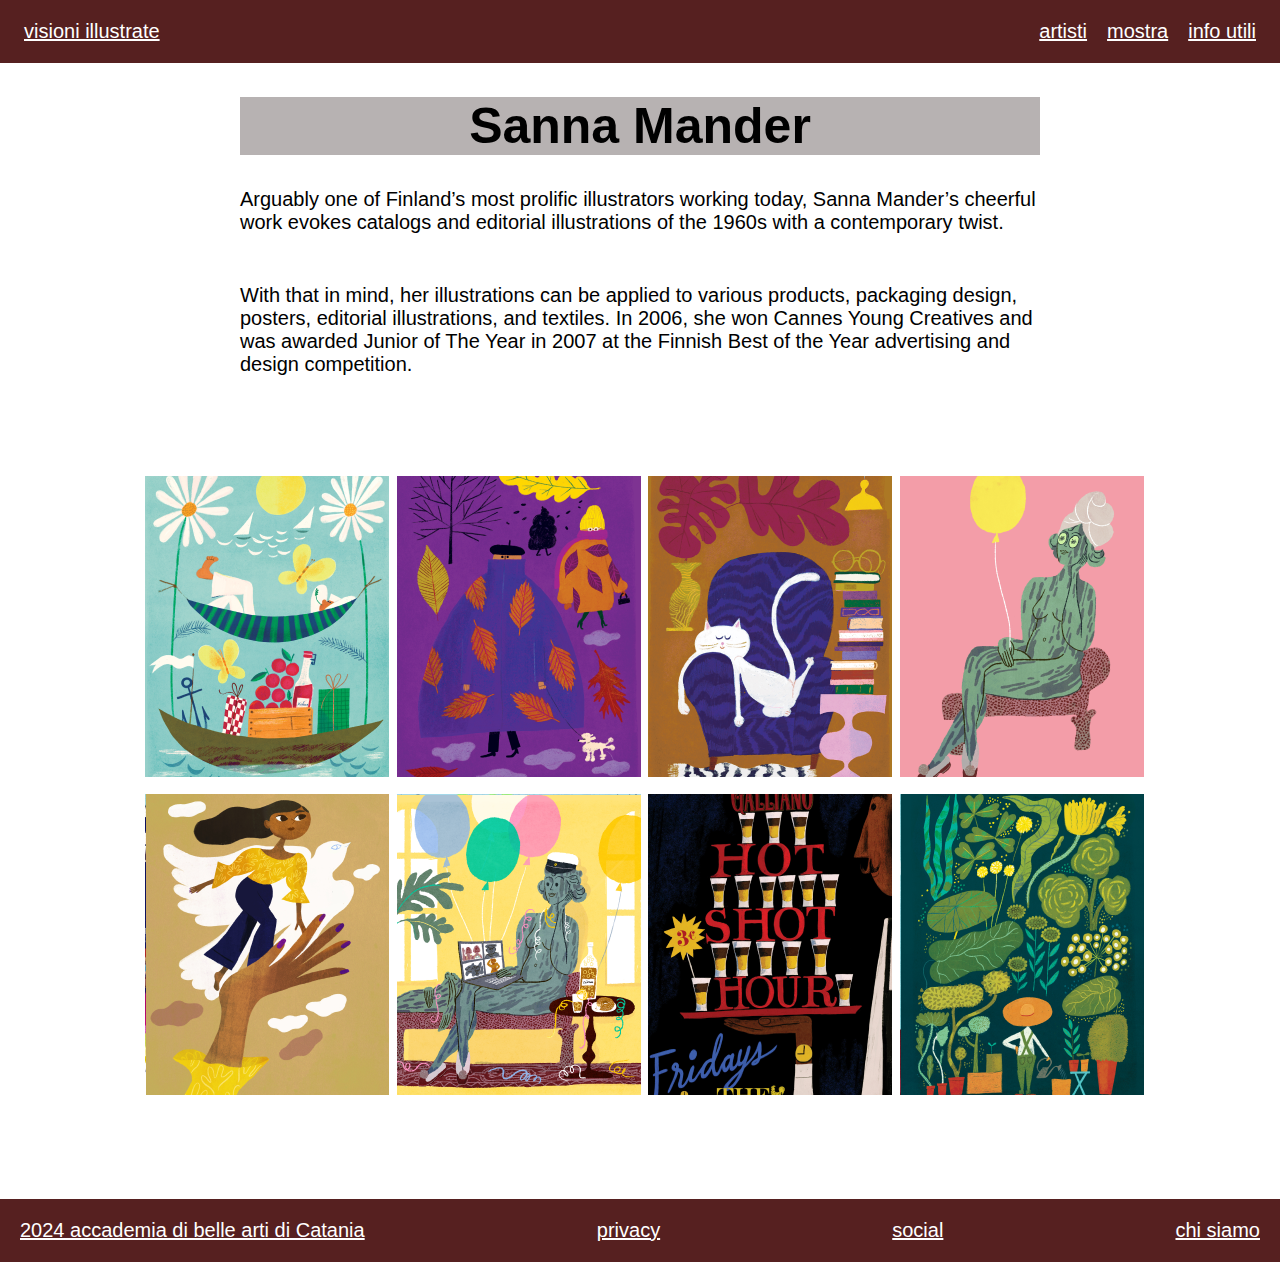
<file: sanna.html>
<!DOCTYPE html>
<html lang="en">
<head>
    <meta charset="UTF-8">
    <meta name="viewport" content="width=device-width, initial-scale=1.0">
    <title>Document</title>
    <link rel="stylesheet" href="css/style.css">
</head>
<body>
    <header>
        <p><a href="index.html">visioni illustrate</a></p>
        <nav>
            <ul>
                <li><a href="artisti.html">artisti</a></li>
                <li><a href="mostra.html">mostra</a></li>
                <li><a href="informazioni.html">info utili</a></li>
            </ul>
        </nav>
    </header>
    <main>
        <section class="sanna">
            <h1>Sanna Mander</h1>
        </section>
   <section class="testosanna">
<p>Arguably one of Finland’s most prolific illustrators working today, Sanna Mander’s cheerful
     work evokes catalogs and editorial illustrations of the 1960s with a contemporary twist. </p>
<p>With that in mind, her illustrations can be applied to various products, packaging design, posters,
     editorial illustrations, and textiles. In 2006, she won Cannes Young Creatives and was awarded Junior 
     of The Year in 2007 at the Finnish Best of the Year advertising and design competition.</p>
   </section>
<section class="gruppo1sanna">
   <div class="containerfotosanna">
    <div class="row">
       <div class="col">
           <img src="immagini/sanna 1.png" alt="foto 1 jean">
       </div>
       <div class="col">
           <img src="immagini/sanna 2.png" alt="foto 1 jean">
       </div>
       <div class="col">
           <img src="immagini/sanna 3.png" alt="foto 1 jean">
       </div>
       <div class="col">
           <img src="immagini/sanna 4.png" alt="foto 1 jean">
       </div>
   </div>
</section> 

<section class="gruppo2sanna">
   <div class="containerfotosanna2">
       <div class="row">
          <div class="col">
              <img src="immagini/sanna 5.png" alt="foto 1 jean">
          </div>
          <div class="col">
              <img src="immagini/sanna 6.png" alt="foto 1 jean">
          </div>
          <div class="col">
              <img src="immagini/sanna 7.png" alt="foto 1 jean">
          </div>
          <div class="col">
              <img src="immagini/sanna 8.png" alt="foto 1 jean">
          </div>
      </div>
   </div>
</section>
    </main>
    <footer class="mostra">
        <nav>
            <ul>
                <li><a href="">                            2024
                    accademia di belle arti di Catania</a></li>
                <li><a href="">privacy</a></li>
                <li><a href="">social</a></li>
                <li><a href="">chi siamo</a></li>
            </ul>
        </nav>
    </footer>
</body>
</html>
</file>
<file: css/style.css>
body {
    margin: 0;
    font-family: Arial, Helvetica, sans-serif;
}

header {
    width: 100%;
    display: flex;
    justify-content: space-between;
    font-size: 20px;
    background-color: #562020;
}

header p a {
    list-style-type: none;
    color: white;
    display: flex;
    justify-content: center;
    padding-left: 24px   ;
}

header nav ul {
    display: flex;
    list-style-type: none;
    gap: 20px;
    font-size: 20px;
    padding:0 24px 0 0;
}

header nav ul a {
    color: #FFFFFF;
}

header p {
    color: #FFFFFF;
}
main.titoli {
    max-width: 800px;
    margin: auto;
    display: flex;
    font-size: 30px;
}

main.titoli h2 {
    color: #562020;
}


section.iniziale {
    height: 5px;
    background-color:#B7B2B2;
    
    margin: auto;
    display: flex;
}

main.titoli h1 {
margin-bottom: 0px;
}

main.titoli h2 {
    font-size: 30px;
    margin-bottom: 50px;
    margin-top: 0px;
}

main.testo {
    max-width: 800px;
    margin: auto;
    display: flex;
    font-size: 20px;
    margin-top: 50px;
   
}

main.testo p {
    margin-bottom: 0%;
}


main.testo2 {
    max-width: 800px;
    margin: auto;
    display: flex;
    font-size: 20px;
   
}

section.titolo2 {
    max-width: 800px;
    font-size: 25px;
    justify-content: center;
    margin-left:600px;
    margin: auto;
    display: flex;
    color: #3E1717;
}

section.titolo2 h1 {
margin-bottom: 0px;
}

section.linea2 {
    max-width: 1000px;
    margin: auto;
    display: flex;
    height: 5px;
    background-color: black;
}

main.elenco {
    max-width: 800px;
    display: flex;
    justify-content: center;
    margin-left:200px;
    font-size: 20px;
    margin: auto;
    display: flex;
    
}

main.elenco a {
    color: black;
}


footer nav ul {
  
    list-style-type: none;
    font-size: 20px;
    justify-content: center;
    justify-content: space-between;
    background-color: #562020;
    display: flex;
    padding: 20px;
    margin: 0;
}

footer nav ul a {
    color: #FFFFFF
}

.infoartisti {
    text-align: center;
    font-size: 25px;
    margin-top: 100px;
    color: #3E1717;
}

section.lineaartisti2 {
    height: 10px;
    background-color: black;
    max-width: 1000px;
    margin: auto;
    display: flex;
}

.info-artisti {
    max-width: 800px;
    margin: auto;
    display: flex;
    font-size: 20px;
    margin-top: 30px;
    margin-bottom: 40px;
    
}

section.titoloartisti {
    margin: auto;
    display: flex;
    font-size: 25px;
    justify-content: center;
    margin-bottom: 0px;
    margin-top: 30px;
    color: #3E1717;
}

section.lineaartisti {
    height: 10px;
    background-color: black;
    max-width: 1005px;
    margin: auto;
    display: flex;
}


footer.artisti {
    margin-top: 100px;
}

.info-mostra {
    text-align: center;
    font-size: 25px;
    margin-top: 100px;
    color: #3E1717;
}

section.lineamostra {
    height: 10px;
    background-color: black;
    max-width: 1000px;
    margin: auto;
    display: flex;
    margin-bottom: 20px;
}

section.testomostra p {
    max-width: 800px;
    margin: auto;
    display: flex;
    font-size: 20px;
   margin-bottom: 20px;
}

section.testomostra h1 {
    max-width: 800px;
    margin: auto;
    display: flex;
    font-size: 20px;
   margin-bottom: 20px;
}

section.lineamostra2 {
    height: 10px;
    background-color: black;
    max-width: 1000px;
    margin: auto;
    display: flex;
    margin-bottom: 20px;
    margin-top: 20px;
}

footer.mostra {
    margin-top: 100px;
}

.info-utili {
    text-align: center;
    font-size: 25px;
    color: #562020;
}

section.lineainfo {
    height: 10px;
    background-color: black;
    max-width: 1000px;
    margin: auto;
    display: flex;
    margin-bottom: 20px;
}

.testoinfo {
    max-width: 800px;
    margin: auto;
    display: flex;
    font-size: 20px;
   margin-bottom: 20px;
}

section.lineainfo2 {
    height: 10px;
    background-color: black;
    max-width: 1000px;
    margin: auto;
    display: flex;
    margin-bottom: 20px;
}

.titoloinfo {
    text-align: center;
    font-size: 25px;
    color: #562020;
}

.infotesto p {
    max-width: 800px;
    margin: auto;
    display: flex;
    font-size: 20px;
   margin-bottom: 20px;
}

footer.info {
    margin-top: 100px;
}

.container {
    display: flex;
}

.column {
    flex: 1fr 2fr 3fr
}

div.conteiner {
    display: flex;
    max-width: 1000px;
    margin: auto;
    justify-content: center;
    grid-column-gap: 100px;
    margin-top: 50px;
}

div.column a {
    font-size: 20px;
    color: black;
}

section.jean {
    text-align: center;
    font-size: 25px;
    background-color: #B7B2B2;
    max-width: 800px;
    margin: auto;
   
    
}

section.testojean p {
    max-width: 800px;
    margin: auto;
    display: flex;
    font-size: 20px;
   margin-bottom: 20px;
}

.containerfotohattie {
    columns: 4;
    max-width: 990px;
    margin: auto;
    margin-top: 100px;
   
    
}

section.hattie {
    text-align: center;
    font-size: 25px;
    background-color: #B7B2B2;
    max-width: 800px;
    margin: auto;
}

section.testohattie p {
    max-width: 800px;
    margin: auto;
    display: flex;
    font-size: 20px;
   margin-bottom: 20px;
}

.containerfotojean {
    columns: 4;
    max-width: 990px;
    margin: auto;
    margin-top: 100px;
    
}



section.paul {
    text-align: center;
    font-size: 25px;
    background-color: #B7B2B2;
    max-width: 800px;
    margin: auto;
}

section.testopaul p {
    max-width: 800px;
    margin: auto;
    display: flex;
    font-size: 20px;
   margin-bottom: 20px;
}

.containerfotopaul {
    columns: 4;
    max-width: 990px;
    margin: auto;
    margin-top: 100px;
    
}

section.martina {
    text-align: center;
    font-size: 25px;
    background-color: #B7B2B2;
    max-width: 800px;
    margin: auto;
}

section.testomartina p {
    max-width: 800px;
    margin: auto;
    display: flex;
    font-size: 20px;
   margin-bottom: 20px;
}

.containerfotomartina {
    columns: 4;
    max-width: 990px;
    margin: auto;
    margin-top: 100px;
    
}

section.adrian {
    text-align: center;
    font-size: 25px;
    background-color: #B7B2B2;
    max-width: 800px;
    margin: auto;
}

section.testoadrian p {
    max-width: 800px;
    margin: auto;
    display: flex;
    font-size: 20px;
   margin-bottom: 20px;
}

.containerfotoadrian {
    columns: 4;
    max-width: 990px;
    margin: auto;
    margin-top: 100px;
    
}

section.michelle {
    text-align: center;
    font-size: 25px;
    background-color: #B7B2B2;
    max-width: 800px;
    margin: auto;
}

section.testomichelle p {
    max-width: 800px;
    margin: auto;
    display: flex;
    font-size: 20px;
   margin-bottom: 50px;
}

.containerfotomichelle {
    columns: 4;
    max-width: 990px;
    margin: auto;
    margin-top: 100px;
    
}

section.sanna {
    text-align: center;
    font-size: 25px;
    background-color: #B7B2B2;
    max-width: 800px;
    margin: auto;
}

section.testosanna p {
    max-width: 800px;
    margin: auto;
    display: flex;
    font-size: 20px;
   margin-bottom: 50px;
}

.containerfotosanna {
    columns: 4;
    max-width: 990px;
    margin: auto;
    margin-top: 100px;
    
}

section.emily {
    text-align: center;
    font-size: 25px;
    background-color: #B7B2B2;
    max-width: 800px;
    margin: auto;
}

section.testoemily p {
    max-width: 800px;
    margin: auto;
    display: flex;
    font-size: 20px;
   margin-bottom: 50px;
}

.containerfotoemily {
    columns: 4;
    max-width: 990px;
    margin: auto;
    margin-top: 100px;
}

section.icinori {
    text-align: center;
    font-size: 25px;
    background-color: #B7B2B2;
    max-width: 800px;
    margin: auto;
}

section.testoicinori p {
    max-width: 800px;
    margin: auto;
    display: flex;
    font-size: 20px;
   margin-bottom: 50px;
}

.containerfotoicinori {
    columns: 4;
    max-width: 990px;
    margin: auto;
    margin-top: 100px;
}

section.gruppo2 {
    columns: 4;
    max-width: 990px;
    margin: auto;
    margin-top: 100px;
    margin-top: 1%;
}

section.gruppo2sanna {
    columns: 4;
    max-width: 990px;
    margin: auto;
    margin-top: 100px;
    margin-top: 1%;
}

section.gruppo2emily {
    columns: 4;
    max-width: 990px;
    margin: auto;
    margin-top: 100px;
    margin-top: 1%;
}

section.gruppo2martina {
    columns: 4;
    max-width: 990px;
    margin: auto;
    margin-top: 100px;
    margin-top: 1%;
}

section.gruppo2adrian{
    columns: 4;
    max-width: 990px;
    margin: auto;
    margin-top: 100px;
    margin-top: 1%;
}

section.gruppo2michelle{
    columns: 4;
    max-width: 990px;
    margin: auto;
    margin-top: 100px;
    margin-top: 1%;
}

section.gruppo2paul{
    columns: 4;
    max-width: 990px;
    margin: auto;
    margin-top: 100px;
    margin-top: 1%;
}

section.gruppo2hattie{
    columns: 4;
    max-width: 990px;
    margin: auto;
    margin-top: 100px;
    margin-top: 1%;
}

section.gruppo2jean{
    columns: 4;
    max-width: 990px;
    margin: auto;
    margin-top: 100px;
    margin-top: 1%;
}

section.info-utili h1 {
    margin-bottom: 10px;
}

section.titoloinfo h1 {
    margin-bottom: 10px;
}

section.infotesto {
    margin-top: 50px;
}

section.lineamostra {
    margin-bottom: 50px;
}

section.lineamostra2 {
    margin-top: 50px;
}



@media (max-width:600px) {
    body {
        width: 100%;
    }
    
header nav ul {
    max-width: 100%;
    height: auto;
    font-size: 10px;
}
    .container {
        width: 100%;
        padding: 10px;
    }
    
   img {
    max-width: 100%;
    height: auto;
   }

   main.titoli h2 {
    font-size: 24px;
   }
   
   p {
    font-size: 14px;
   }
}
</file>
